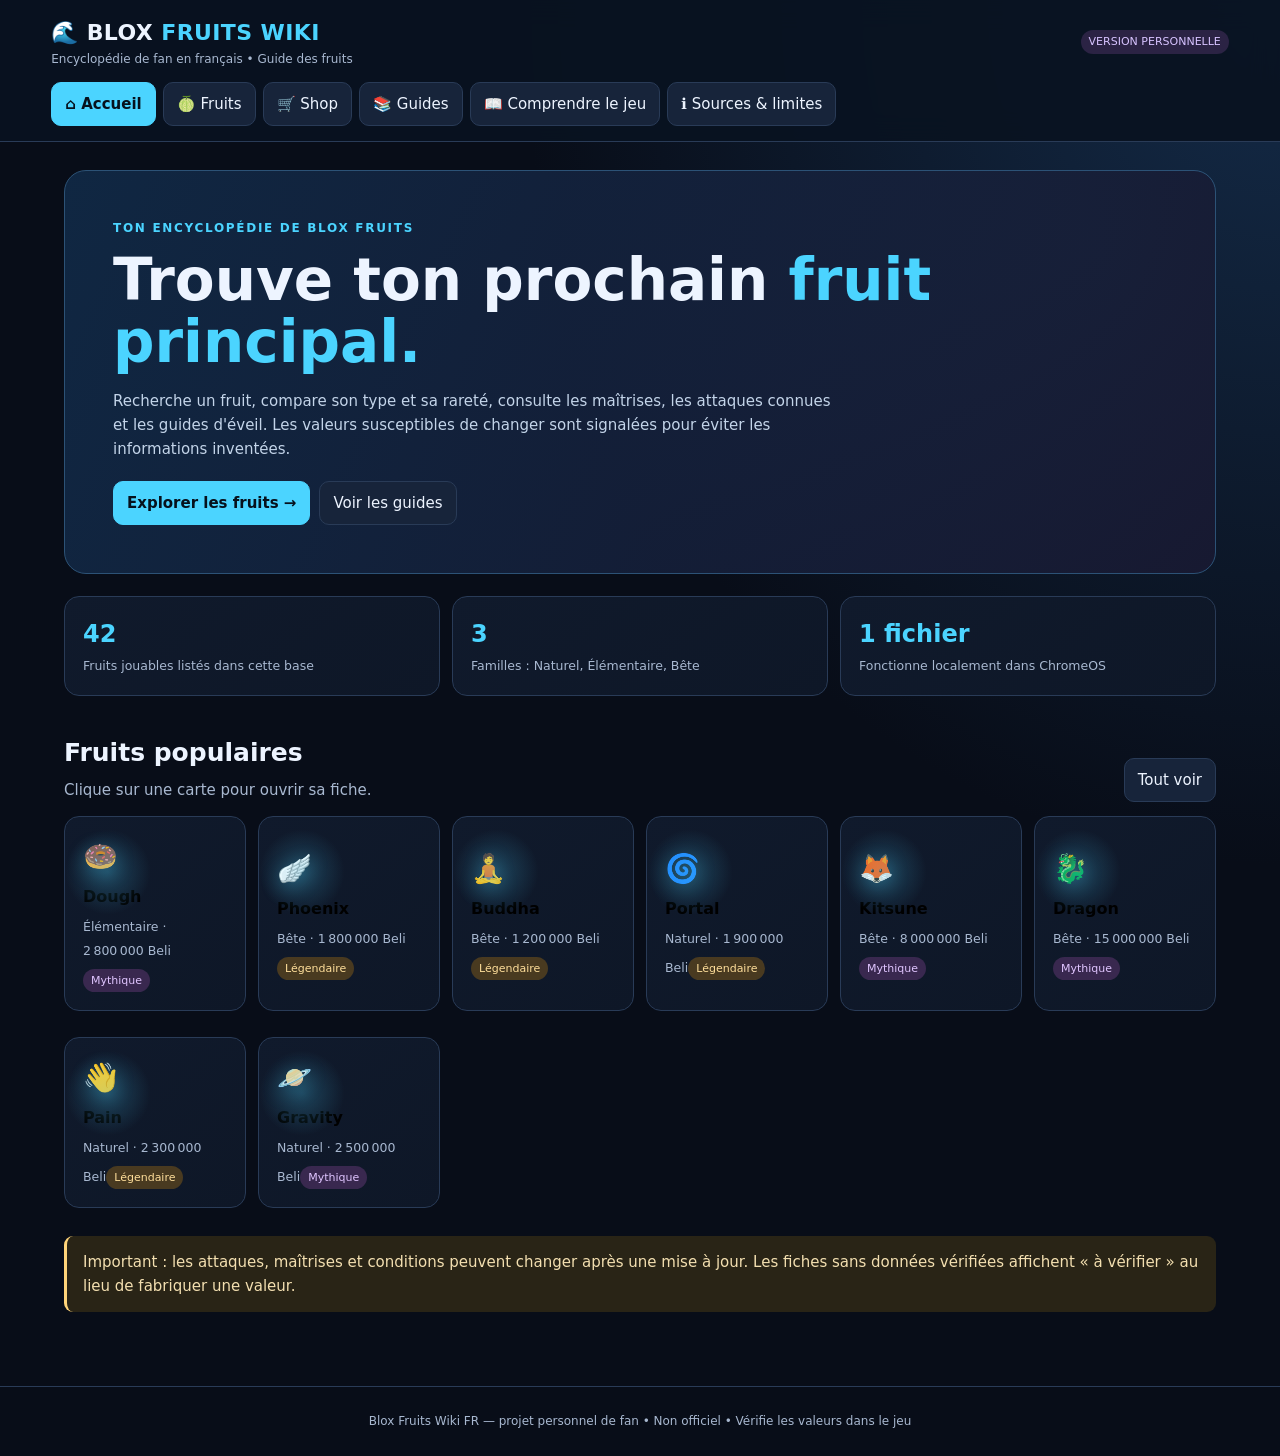
<file: index.html>
<!doctype html>
<html lang="fr">
<head>
<meta charset="utf-8">
<meta name="viewport" content="width=device-width,initial-scale=1">
<title>Blox Fruits Wiki FR — Encyclopédie</title>
<link rel="stylesheet" href="style.css">
</head>
<body>
<header class="top">
 <div class="topline"><div><div class="logo">🌊 BLOX <span>FRUITS WIKI</span></div><div class="sub">Encyclopédie de fan en français • Guide des fruits</div></div><span class="pill">VERSION PERSONNELLE</span></div>
 <nav>
  <button class="tab active" data-view="home">⌂ Accueil</button>
  <button class="tab" data-view="catalog">🍈 Fruits</button>
  <button class="tab" data-view="guides">📚 Guides</button>
  <button class="tab" data-view="glossary">📖 Comprendre le jeu</button>
  <button class="tab" data-view="about">ℹ️ Sources & limites</button>
 </nav>
</header>
<main>
<section class="view active" id="home">
 <div class="hero"><div class="eyebrow">TON ENCYCLOPÉDIE DE BLOX FRUITS</div><h1>Trouve ton prochain <span>fruit principal.</span></h1><p>Recherche un fruit, compare son type et sa rareté, consulte les maîtrises, les attaques connues et les guides d'éveil. Les valeurs susceptibles de changer sont signalées pour éviter les informations inventées.</p><div class="actions"><button class="btn primary" onclick="showView('catalog')">Explorer les fruits →</button><button class="btn" onclick="showView('guides')">Voir les guides</button></div></div>
 <div class="stats"><div class="stat"><strong id="activeCount">42</strong><small>Fruits jouables listés dans cette base</small></div><div class="stat"><strong>3</strong><small>Familles : Naturel, Élémentaire, Bête</small></div><div class="stat"><strong>1 fichier</strong><small>Fonctionne localement dans ChromeOS</small></div></div>
 <div class="section-head"><div><h2>Fruits populaires</h2><div class="muted">Clique sur une carte pour ouvrir sa fiche.</div></div><button class="btn" onclick="showView('catalog')">Tout voir</button></div><div class="grid" id="featured"></div>
 <div class="notice">Important : les attaques, maîtrises et conditions peuvent changer après une mise à jour. Les fiches sans données vérifiées affichent « à vérifier » au lieu de fabriquer une valeur.</div>
</section>
<section class="view" id="catalog">
 <div class="section-head"><div><h1>Catalogue des fruits</h1><p class="muted">Filtre par nom, rareté ou type.</p></div></div>
 <div class="toolbar"><input class="field" id="search" placeholder="🔎 Chercher Dough, Phoenix, Dragon…"><select class="field" id="sort"><option value="name">Trier : nom A–Z</option><option value="priceDesc">Prix : plus cher</option><option value="priceAsc">Prix : moins cher</option></select></div>
 <div class="chips" id="rarityChips"></div><div class="chips" id="typeChips"></div><div class="muted" id="resultCount"></div><div class="grid" id="fruitGrid"></div>
 <div class="section-head"><div><h2>Fruits retirés / anciens noms</h2><p class="muted">Conservés à part pour éviter de les confondre avec le catalogue actuel.</p></div></div><div class="grid" id="legacyGrid"></div>
</section>
<section class="view" id="detail"><button class="btn" onclick="showView('catalog')">← Retour au catalogue</button><div id="detailContent"></div></section>
<section class="view" id="guides">
 <div class="hero"><div class="eyebrow">PROGRESSION</div><h1>Guides de <span>fruits & éveils</span></h1><p>Les éveils ne sont pas disponibles pour tous les fruits. Les guides sont séparés des simples niveaux de maîtrise.</p></div>
 <div class="guidegrid" id="guideGrid"></div><div id="guideDetail" class="box hidden"></div>
</section>
<section class="view" id="glossary">
 <h1>📖 Comprendre les fiches</h1>
 <div class="two">
  <div class="box"><h3>Mastery / Maîtrise</h3><p class="muted">La maîtrise progresse en utilisant le fruit et en battant des ennemis. Elle débloque les attaques à des seuils propres à chaque fruit. Le niveau requis doit être vérifié sur la fiche actuelle.</p></div>
  <div class="box"><h3>Éveil / V2</h3><p class="muted">Certains fruits peuvent être éveillés via des raids. L'éveil améliore des capacités en échange de fragments. Tous les fruits n'ont pas d'éveil classique.</p></div>
  <div class="box"><h3>Type</h3><p class="muted"><b>Naturel :</b> capacités variées. <b>Élémentaire :</b> pouvoirs élémentaires et passifs spécifiques. <b>Bête :</b> transformations ou formes animales.</p></div>
  <div class="box"><h3>Prix</h3><p class="muted">Le prix Beli et le prix Robux sont différents. Les valeurs de trading entre joueurs ne sont pas le prix du Dealer et peuvent changer.</p></div>
 </div>
</section>
<section class="view" id="about">
 <h1>ℹ️ Sources & limites</h1>
 <div class="box"><p>Cette page est un projet de fan, non affilié à Roblox ou aux créateurs de Blox Fruits. Le code fonctionne sans serveur et n'envoie aucune donnée.</p><p>La base ci-dessous reprend une liste communautaire des fruits, types, raretés et prix de référence. Les attaques et conditions exactes sont renseignées lorsqu'elles sont disponibles dans cette version ; les autres champs sont explicitement signalés.</p><p class="links">Références à consulter pour vérifier les changements :</p><ul class="links"><li><a href="https://bffr.fr/wiki/fruits" target="_blank" rel="noopener">Wiki Blox Fruits FR — catalogue des fruits</a></li><li><a href="https://bffr.fr/wiki/" target="_blank" rel="noopener">Wiki communautaire Blox Fruits FR</a></li><li><a href="https://blox-fruits.fandom.com/wiki/Blox_Fruits_Wiki" target="_blank" rel="noopener">Wiki communautaire anglophone</a></li></ul><div class="notice">Les prix et raretés sont des données de référence, pas une garantie de stock actuel. Les données de combat doivent être revérifiées après les mises à jour.</div></div>
</section>
</main>
<footer class="footer">Blox Fruits Wiki FR — projet personnel de fan • Non officiel • Vérifie les valeurs dans le jeu</footer>
<script defer src="data.js"></script>
<script defer src="app.js"></script>
<script defer src="shop.js"></script>
</body>
</html>
</file>
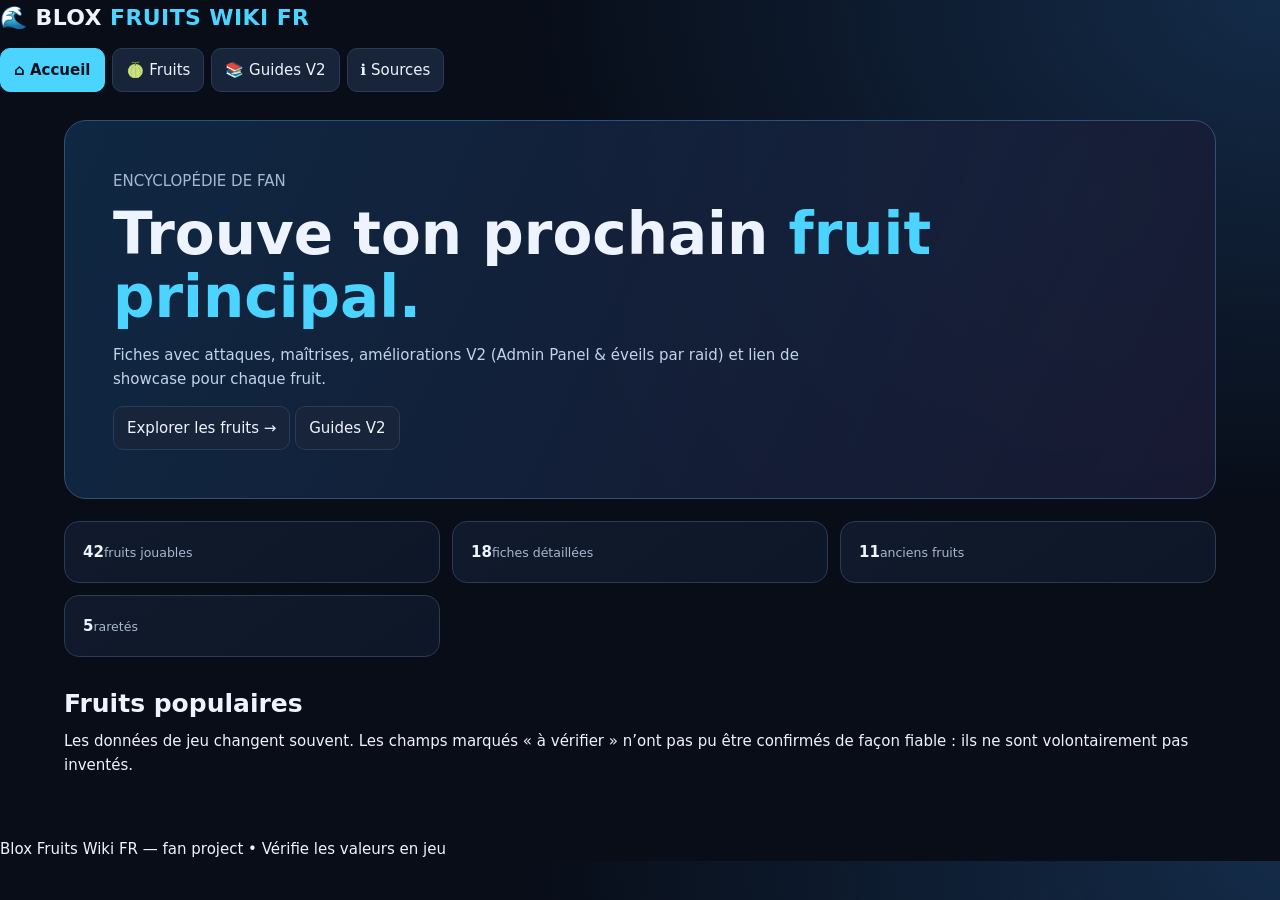
<file: blox-fruits-index.html>
<!doctype html>
<html lang="fr"><head><meta charset="utf-8"><meta name="viewport" content="width=device-width,initial-scale=1"><title>Blox Fruits Wiki FR</title>
<link rel="stylesheet" href="style.css">
</head><body>
<header><div class="logo">🌊 BLOX <span>FRUITS WIKI FR</span></div><nav>
<button class="tab active" data-v="home">⌂ Accueil</button><button class="tab" data-v="catalog">🍈 Fruits</button><button class="tab" data-v="guides">📚 Guides V2</button><button class="tab" data-v="about">ℹ️ Sources</button></nav></header>
<main>
<section class="view active" id="home"><div class="hero"><div class="muted">ENCYCLOPÉDIE DE FAN</div><h1>Trouve ton prochain <span>fruit principal.</span></h1><p class="muted">Fiches avec attaques, maîtrises, améliorations V2 (Admin Panel &amp; éveils par raid) et lien de showcase pour chaque fruit.</p><button class="btn pri" onclick="show('catalog')">Explorer les fruits →</button> <button class="btn" onclick="show('guides')">Guides V2</button></div>
<div class="stats"><div class="stat"><b>42</b><small>fruits jouables</small></div><div class="stat"><b>18</b><small>fiches détaillées</small></div><div class="stat"><b>11</b><small>anciens fruits</small></div><div class="stat"><b>5</b><small>raretés</small></div></div><h2>Fruits populaires</h2><div class="grid" id="feat"></div><div class="note">Les données de jeu changent souvent. Les champs marqués « à vérifier » n’ont pas pu être confirmés de façon fiable : ils ne sont volontairement pas inventés.</div></section>
<section class="view" id="catalog"><h1>Catalogue</h1><div class="bar"><input class="f" id="q" placeholder="🔎 Dough, Phoenix, Pain…"><select class="f" id="s"><option value="n">Nom A–Z</option><option value="d">Prix ↓</option><option value="a">Prix ↑</option></select></div><div class="chips" id="cr"></div><div class="chips" id="ct"></div><div class="muted" id="rc"></div><div class="grid" id="fg"></div>
<h2>Anciens fruits / alias</h2><div class="grid" id="lg"></div></section>
<section class="view" id="detail"><button class="btn" onclick="show('catalog')">← Catalogue</button><div id="dc"></div></section>
<section class="view" id="guides"><div class="hero"><h1>Guides <span>V2 &amp; améliorations</span></h1><p class="muted">Deux systèmes : l’<b>éveil par raid</b> (Dough, Phoenix…) et l’<b>Admin Panel</b> du Mysterious Scientist (Pain, Gravity, Eagle…).</p></div><div class="grid" id="gg"></div><div id="gd" class="box hidden"></div></section>
<section class="view" id="about"><h1>Sources &amp; limites</h1><div class="box"><p>Projet de fan non officiel. Aucune donnée n’est envoyée.</p><p><b>Showcases :</b> chaque lien ouvre une recherche YouTube « Blox Fruits &lt;fruit&gt; showcase » (je n’ai pas pu vérifier des vidéos précises, donc pas de lien inventé ; remplace-les dans <code>SHOW</code> si tu as tes favoris).</p><p><b>Données :</b> noms d’attaques, maîtrises, recharges, coûts et prix viennent surtout du <a href="https://bffr.fr/wiki/fruits/" target="_blank" rel="noopener">wiki BFFR</a> (textes reformulés). Là où rien n’est confirmé, c’est écrit « à vérifier ».</p><ul><li><a href="https://bffr.fr/wiki/fruits" target="_blank" rel="noopener">Wiki Blox Fruits FR</a></li><li><a href="https://blox-fruits.fandom.com/wiki/Blox_Fruits_Wiki" target="_blank" rel="noopener">Wiki anglophone</a></li><li><a href="https://www.sportskeeda.com/roblox-news/how-awaken-gravity-fruit-blox-fruits" target="_blank" rel="noopener">Sportskeeda — Gravity</a></li><li><a href="https://techwiser.com/blox-fruits-how-to-awaken-pain-fruit-guide/" target="_blank" rel="noopener">TechWiser — Pain</a></li></ul></div></section>
</main><footer>Blox Fruits Wiki FR — fan project • Vérifie les valeurs en jeu</footer>
<script src="data.js"></script>
<script src="app.js"></script>
</body></html>
</file>
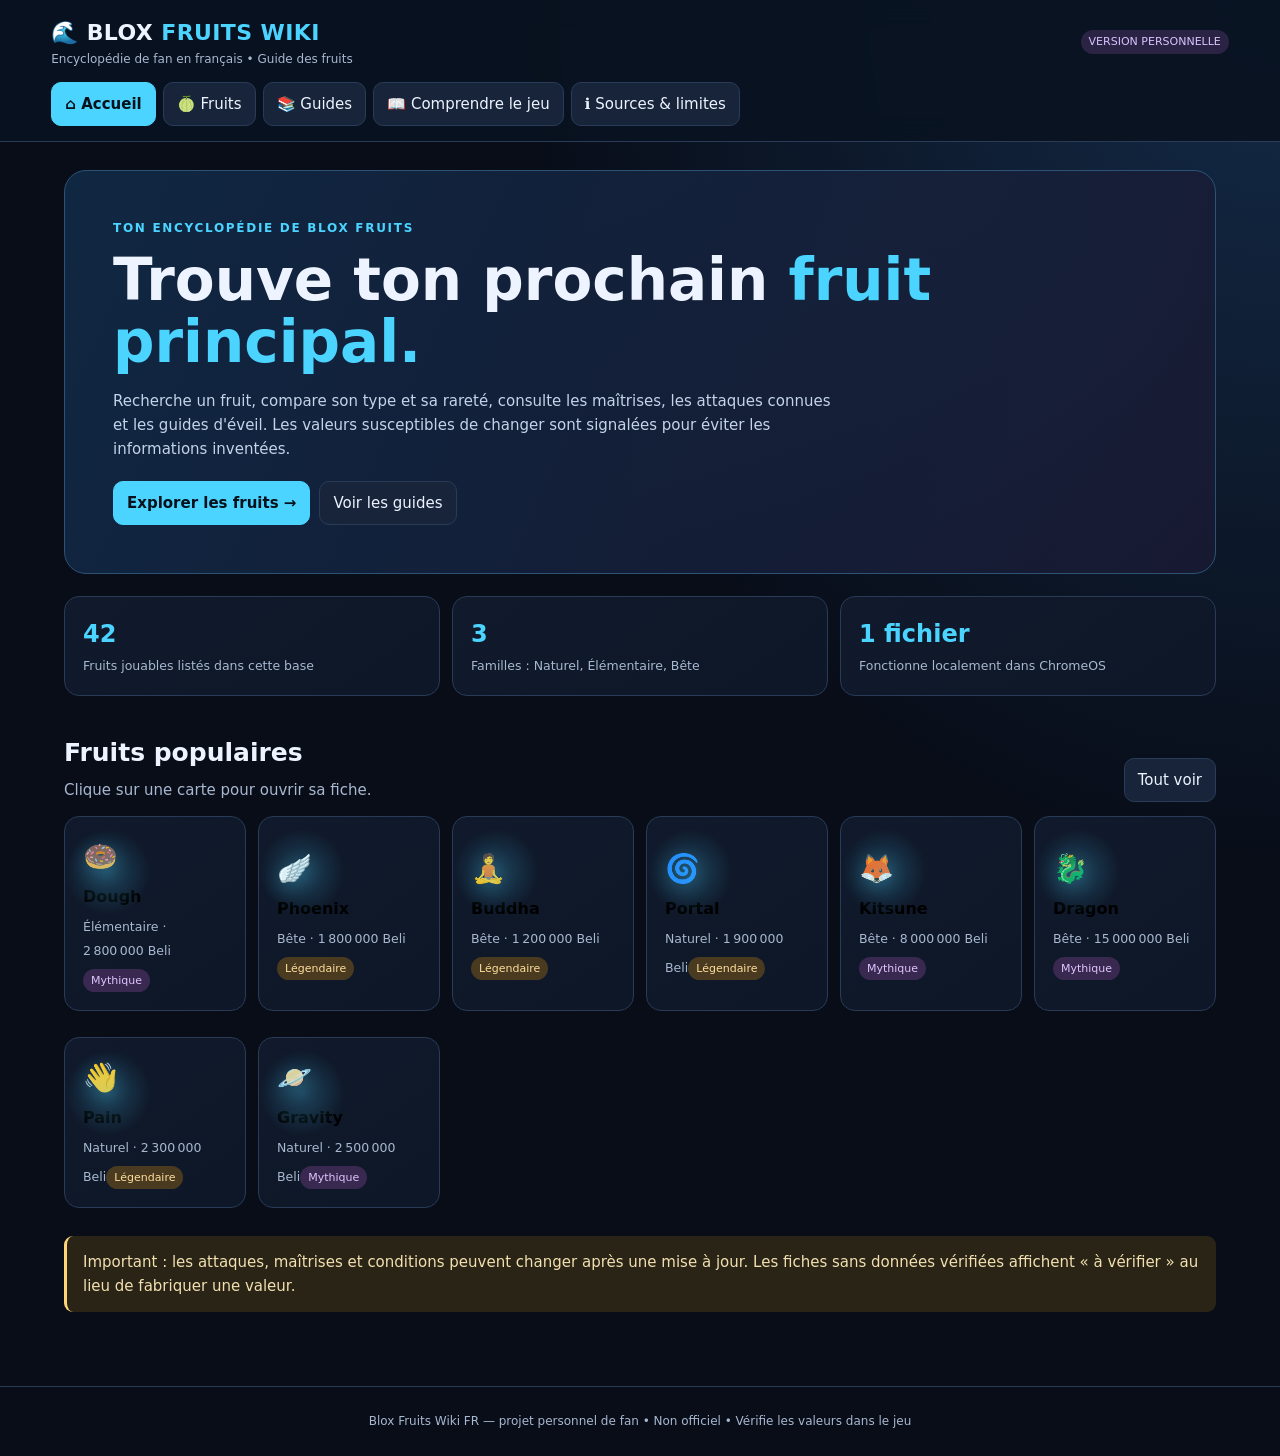
<file: index (4).html>
<!doctype html>
<html lang="fr">
<head>
<meta charset="utf-8">
<meta name="viewport" content="width=device-width,initial-scale=1">
<title>Blox Fruits Wiki FR — Encyclopédie</title>
<link rel="stylesheet" href="style.css">
</head>
<body>
<header class="top">
 <div class="topline"><div><div class="logo">🌊 BLOX <span>FRUITS WIKI</span></div><div class="sub">Encyclopédie de fan en français • Guide des fruits</div></div><span class="pill">VERSION PERSONNELLE</span></div>
 <nav>
  <button class="tab active" data-view="home">⌂ Accueil</button>
  <button class="tab" data-view="catalog">🍈 Fruits</button>
  <button class="tab" data-view="guides">📚 Guides</button>
  <button class="tab" data-view="glossary">📖 Comprendre le jeu</button>
  <button class="tab" data-view="about">ℹ️ Sources & limites</button>
 </nav>
</header>
<main>
<section class="view active" id="home">
 <div class="hero"><div class="eyebrow">TON ENCYCLOPÉDIE DE BLOX FRUITS</div><h1>Trouve ton prochain <span>fruit principal.</span></h1><p>Recherche un fruit, compare son type et sa rareté, consulte les maîtrises, les attaques connues et les guides d'éveil. Les valeurs susceptibles de changer sont signalées pour éviter les informations inventées.</p><div class="actions"><button class="btn primary" onclick="showView('catalog')">Explorer les fruits →</button><button class="btn" onclick="showView('guides')">Voir les guides</button></div></div>
 <div class="stats"><div class="stat"><strong id="activeCount">42</strong><small>Fruits jouables listés dans cette base</small></div><div class="stat"><strong>3</strong><small>Familles : Naturel, Élémentaire, Bête</small></div><div class="stat"><strong>1 fichier</strong><small>Fonctionne localement dans ChromeOS</small></div></div>
 <div class="section-head"><div><h2>Fruits populaires</h2><div class="muted">Clique sur une carte pour ouvrir sa fiche.</div></div><button class="btn" onclick="showView('catalog')">Tout voir</button></div><div class="grid" id="featured"></div>
 <div class="notice">Important : les attaques, maîtrises et conditions peuvent changer après une mise à jour. Les fiches sans données vérifiées affichent « à vérifier » au lieu de fabriquer une valeur.</div>
</section>
<section class="view" id="catalog">
 <div class="section-head"><div><h1>Catalogue des fruits</h1><p class="muted">Filtre par nom, rareté ou type.</p></div></div>
 <div class="toolbar"><input class="field" id="search" placeholder="🔎 Chercher Dough, Phoenix, Dragon…"><select class="field" id="sort"><option value="name">Trier : nom A–Z</option><option value="priceDesc">Prix : plus cher</option><option value="priceAsc">Prix : moins cher</option></select></div>
 <div class="chips" id="rarityChips"></div><div class="chips" id="typeChips"></div><div class="muted" id="resultCount"></div><div class="grid" id="fruitGrid"></div>
 <div class="section-head"><div><h2>Fruits retirés / anciens noms</h2><p class="muted">Conservés à part pour éviter de les confondre avec le catalogue actuel.</p></div></div><div class="grid" id="legacyGrid"></div>
</section>
<section class="view" id="detail"><button class="btn" onclick="showView('catalog')">← Retour au catalogue</button><div id="detailContent"></div></section>
<section class="view" id="guides">
 <div class="hero"><div class="eyebrow">PROGRESSION</div><h1>Guides de <span>fruits & éveils</span></h1><p>Les éveils ne sont pas disponibles pour tous les fruits. Les guides sont séparés des simples niveaux de maîtrise.</p></div>
 <div class="guidegrid" id="guideGrid"></div><div id="guideDetail" class="box hidden"></div>
</section>
<section class="view" id="glossary">
 <h1>📖 Comprendre les fiches</h1>
 <div class="two">
  <div class="box"><h3>Mastery / Maîtrise</h3><p class="muted">La maîtrise progresse en utilisant le fruit et en battant des ennemis. Elle débloque les attaques à des seuils propres à chaque fruit. Le niveau requis doit être vérifié sur la fiche actuelle.</p></div>
  <div class="box"><h3>Éveil / V2</h3><p class="muted">Certains fruits peuvent être éveillés via des raids. L'éveil améliore des capacités en échange de fragments. Tous les fruits n'ont pas d'éveil classique.</p></div>
  <div class="box"><h3>Type</h3><p class="muted"><b>Naturel :</b> capacités variées. <b>Élémentaire :</b> pouvoirs élémentaires et passifs spécifiques. <b>Bête :</b> transformations ou formes animales.</p></div>
  <div class="box"><h3>Prix</h3><p class="muted">Le prix Beli et le prix Robux sont différents. Les valeurs de trading entre joueurs ne sont pas le prix du Dealer et peuvent changer.</p></div>
 </div>
</section>
<section class="view" id="about">
 <h1>ℹ️ Sources & limites</h1>
 <div class="box"><p>Cette page est un projet de fan, non affilié à Roblox ou aux créateurs de Blox Fruits. Le code fonctionne sans serveur et n'envoie aucune donnée.</p><p>La base ci-dessous reprend une liste communautaire des fruits, types, raretés et prix de référence. Les attaques et conditions exactes sont renseignées lorsqu'elles sont disponibles dans cette version ; les autres champs sont explicitement signalés.</p><p class="links">Références à consulter pour vérifier les changements :</p><ul class="links"><li><a href="https://bffr.fr/wiki/fruits" target="_blank" rel="noopener">Wiki Blox Fruits FR — catalogue des fruits</a></li><li><a href="https://bffr.fr/wiki/" target="_blank" rel="noopener">Wiki communautaire Blox Fruits FR</a></li><li><a href="https://blox-fruits.fandom.com/wiki/Blox_Fruits_Wiki" target="_blank" rel="noopener">Wiki communautaire anglophone</a></li></ul><div class="notice">Les prix et raretés sont des données de référence, pas une garantie de stock actuel. Les données de combat doivent être revérifiées après les mises à jour.</div></div>
</section>
</main>
<footer class="footer">Blox Fruits Wiki FR — projet personnel de fan • Non officiel • Vérifie les valeurs dans le jeu</footer>
<script>
const raw = [
["Rocket","Commun","Naturel","🚀",5000,50],["Spin","Commun","Naturel","🌀",7500,75],["Blade","Commun","Naturel","🗡️",30000,100],["Spring","Commun","Naturel","🌱",60000,180],["Bomb","Commun","Naturel","💣",80000,220],["Smoke","Commun","Élémentaire","💨",100000,250],["Spike","Commun","Naturel","📌",180000,380],
["Flame","Peu commun","Élémentaire","🔥",250000,550],["Ice","Peu commun","Élémentaire","🧊",350000,750],["Sand","Peu commun","Élémentaire","🏜️",420000,850],["Dark","Peu commun","Élémentaire","🌑",500000,950],["Eagle","Peu commun","Bête","🦅",550000,975],["Diamond","Peu commun","Naturel","💎",600000,1000],
["Light","Rare","Élémentaire","✨",650000,1100],["Rubber","Rare","Naturel","🟠",750000,1200],["Ghost","Rare","Naturel","👻",940000,1275],["Magma","Rare","Élémentaire","🌋",960000,1300],
["Quake","Légendaire","Naturel","🌐",1000000,1500],["Buddha","Légendaire","Bête","🧘",1200000,1650],["Love","Légendaire","Naturel","💗",1300000,1700],["Creation","Légendaire","Naturel","🧱",1400000,1750],["Spider","Légendaire","Naturel","🕸️",1500000,1800],["Sound","Légendaire","Naturel","🎵",1700000,1900],["Phoenix","Légendaire","Bête","🪽",1800000,2000],["Portal","Légendaire","Naturel","🌀",1900000,2000],["Lightning","Légendaire","Élémentaire","⚡",2100000,2100],["Pain","Légendaire","Naturel","👋",2300000,2200],["Blizzard","Légendaire","Élémentaire","🌨️",2400000,2250],
["Gravity","Mythique","Naturel","🪐",2500000,2300],["Mammoth","Mythique","Bête","🦣",2700000,2350],["T-Rex","Mythique","Bête","🦖",2700000,2350],["Dough","Mythique","Élémentaire","🍩",2800000,2400],["Shadow","Mythique","Naturel","🌘",2900000,2425],["Venom","Mythique","Naturel","🐍",3000000,2450],["Gas","Mythique","Élémentaire","☁️",3200000,2500],["Spirit","Mythique","Naturel","👼",3400000,2550],["Tiger","Mythique","Bête","🐅",5000000,3000],["Yeti","Mythique","Bête","❄️",5000000,3000],["Kitsune","Mythique","Bête","🦊",8000000,4000],["Control","Mythique","Naturel","🔮",9000000,4000],["Dragon","Mythique","Bête","🐉",15000000,5000],
["Magnet","Mythique","Naturel","🧲",6000000,3500]
];
const fruits=raw.map(([name,rarity,type,emoji,beli,robux])=>({name,rarity,type,emoji,beli,robux}));
const legacy=[
{name:"Leopard",rarity:"Mythique",type:"Bête",emoji:"🐆",beli:5000000,robux:null,note:"Fiche héritée / disponibilité à vérifier."},
{name:"Dragon (Classic)",rarity:"Mythique",type:"Bête",emoji:"🐲",beli:3500000,robux:null,note:"Ancienne version du fruit Dragon."},
{name:"Soul",rarity:"Mythique",type:"Naturel",emoji:"💀",beli:3400000,robux:null,note:"Ancien nom associé à Spirit."},
{name:"Door",rarity:"Rare",type:"Naturel",emoji:"🚪",beli:950000,robux:null,note:"Fruit retiré / ancien."},
{name:"Barrier",rarity:"Rare",type:"Naturel",emoji:"🛡️",beli:800000,robux:null,note:"Fruit retiré / ancien."},
{name:"Revive",rarity:"Peu commun",type:"Naturel",emoji:"👻",beli:550000,robux:null,note:"Ancien nom associé à Ghost."},
{name:"Falcon",rarity:"Peu commun",type:"Bête",emoji:"🦅",beli:300000,robux:null,note:"Ancien nom associé à Eagle."},
{name:"Chop",rarity:"Commun",type:"Naturel",emoji:"✂️",beli:30000,robux:null,note:"Ancien nom associé à Blade."},
{name:"Kilo",rarity:"Commun",type:"Naturel",emoji:"⚖️",beli:5000,robux:null,note:"Fruit retiré."},
{name:"Meme",rarity:"Mythique",type:"Naturel",emoji:"🗿",beli:null,robux:null,note:"Non standard / disponibilité à vérifier."},
{name:"Meme (Admin)",rarity:"Admin",type:"Spécial",emoji:"🧪",beli:null,robux:null,note:"Non disponible normalement aux joueurs."},
{name:"Rogue",rarity:"Spécial",type:"Spécial",emoji:"❔",beli:null,robux:null,note:"Hors boutique / disponibilité à vérifier."}
];
// Détails précis inclus ici seulement quand cette base a une référence claire.
// Pour les autres fruits, les touches et Mastery ne sont pas inventées.
const detail={
"Dough":{intro:"Fruit axé sur les attaques de pâte, les prises et les combos. Il possède un éveil via un raid spécial.",awaken:"Oui — éveil spécial",moves:[
["Z","Fried Dough","À vérifier","Projectile de pâte ; vérifie le seuil exact de maîtrise dans la version actuelle."],
["X","Sticky Dough","À vérifier","Attaque de pâte qui immobilise ou attrape l'adversaire selon le mouvement."],
["C","Caractéristiques à vérifier","À vérifier","Nom, effet et seuil à confirmer dans le jeu."],
["V","Caractéristiques à vérifier","À vérifier","Nom, effet et seuil à confirmer dans le jeu."],
["F","Scorching Donut","À vérifier","Capacité de déplacement liée à la pâte."]
],guide:["Prépare le Sweet Chalice : les éléments nécessaires comprennent le God's Chalice et 10 Conjured Cocoa, à échanger auprès du Sweet Crafter.","Les étapes liées à Cake Land et Drip Mama servent à déclencher le combat du Dough King ; vérifie les prérequis exacts dans le jeu.","Vaincre le Dough King est lié à l'accès à la progression du raid Dough.","Termine les raids et dépense les fragments pour éveiller les capacités une par une."],cost:"Éveil complet : 18 500 fragments (valeur de référence à revérifier).",note:"L'invocation du Dough King et l'accès au raid d'éveil sont des étapes liées mais distinctes."},
"Phoenix":{intro:"Fruit Bête centré sur la transformation, le vol et le soutien par les flammes de régénération.",awaken:"Oui — raid Phoenix spécial",moves:[
["Z","Cannon","À vérifier","Attaque de base à distance."],["X","Regeneration Flames","À vérifier","Flammes de régénération et soutien."],["C","Swift Flight","À vérifier","Déplacement aérien."],["V","Transformation","À vérifier","Transformation Phoenix selon la version."],["F","Flight","À vérifier","Capacité de vol."]
],guide:["Atteins 400 de maîtrise sur Phoenix pour pouvoir acheter ton propre jeton de raid auprès du Sick Scientist à Sea of Treats.","Le jeton coûte 1 000 fragments ou peut être acheté avec un fruit physique remplissant le seuil de valeur demandé.","Tu peux aussi rejoindre le raid Phoenix organisé par un autre joueur : les 400 de maîtrise sont nécessaires pour acheter ton propre jeton, pas pour rejoindre un raid lancé par quelqu'un d'autre.","Termine le raid et dépense les fragments pour débloquer les mouvements éveillés."],cost:"Éveil complet : 18 500 fragments. Référence : Z 500, F 2 000, X 3 000, C 4 000, M1 4 000, V 5 000 fragments.",note:"Le seuil de 400 de maîtrise concerne l'achat du jeton personnel."},
"Pain":{intro:"Fruit Naturel de combat axé sur les impacts et les attaques de portée.",awaken:"Pas d'éveil V2 classique indiqué dans cette fiche.",moves:[
["M1","Attaque normale","À vérifier","Nom et valeurs à vérifier en jeu."],["Z","Fury Jab","À vérifier","Attaque de combat ; détails exacts à vérifier."],["X","Rage Release","À vérifier","Détails à confirmer."],["C","Agony Nuke","À vérifier","Détails à confirmer."],["V","Torment Warp","À vérifier","Détails à confirmer."],["F","Capacité de mobilité","À vérifier","Détails à confirmer."]
],guide:["Pain ne suit pas simplement le système d'éveil V2 classique.","Des guides communautaires décrivent des objectifs d'amélioration dédiés via l'Admin Panel.","Les objectifs rapportés impliquent différents seuils de maîtrise et défis spécifiques ; consulte l'interface en jeu avant de te lancer."],cost:"Coûts et conditions à confirmer dans la version actuelle.",note:"Ne confonds pas les améliorations spécifiques et l'éveil standard par raid."},
"Gravity":{intro:"Fruit Naturel utilisant la gravité et des attaques de zone inspirées des météores.",awaken:"Pas d'éveil V2 classique indiqué dans cette fiche.",moves:[
["M1","Attaque normale","À vérifier","Détails exacts à vérifier."],["Z","Singularity","À vérifier","Attaque associée à la gravité."],["X","Orbital Chain","À vérifier","Détails exacts à vérifier."],["C","Gravitational Prison","À vérifier","Contrôle de zone ; détails exacts à vérifier."],["V","Asteroid Crash","À vérifier","Attaque de type météore."],["F","Shooting Star","À vérifier","Détails exacts à vérifier."]
],guide:["Gravity ne suit pas le système d'éveil V2 standard dans cette fiche.","Des sources communautaires mentionnent des objectifs d'amélioration dédiés ; vérifie leur présence et leurs conditions dans la version actuelle.","Ne dépense pas de ressources avant d'avoir confirmé les conditions affichées dans le jeu."],cost:"Coût et objectifs à confirmer.",note:"Les informations sur les améliorations de Gravity sont sujettes à vérification."}
};
function showView(id){document.querySelectorAll('.view').forEach(v=>v.classList.toggle('active',v.id===id));document.querySelectorAll('.tab').forEach(b=>b.classList.toggle('active',b.dataset.view===id));window.scrollTo({top:0,behavior:'smooth'});}
document.querySelectorAll('.tab').forEach(b=>b.addEventListener('click',()=>showView(b.dataset.view)));
function fmt(n){return n==null?'À vérifier':n.toLocaleString('fr-FR');}
function card(f,old=false){return `<button class="box fruit" onclick="${old?`openLegacy('${f.name}')`:`openFruit('${f.name}')`}"><span class="emoji">${f.emoji}</span><strong>${f.name}</strong><small>${f.type} · ${f.beli==null?'Prix à vérifier':fmt(f.beli)+' Beli'}</small><span class="rarity ${f.rarity==='Mythique'?'mythic':f.rarity==='Légendaire'?'legendary':f.rarity==='Rare'?'rare':''}">${f.rarity}</span></button>`}
let selectedR='Tous',selectedT='Tous';
function chips(el,values,selected,callback){document.getElementById(el).innerHTML=values.map(v=>`<button class="chip ${v===selected?'active':''}" data-v="${v}">${v}</button>`).join('');document.getElementById(el).querySelectorAll('button').forEach(b=>b.onclick=()=>{callback(b.dataset.v);chips(el,values,el==='rarityChips'?selectedR:selectedT,callback);render();});}
function render(){let q=document.getElementById('search').value.toLowerCase(),sort=document.getElementById('sort').value;let a=fruits.filter(f=>(f.name+' '+f.type+' '+f.rarity).toLowerCase().includes(q)&&(selectedR==='Tous'||f.rarity===selectedR)&&(selectedT==='Tous'||f.type===selectedT));if(sort==='priceDesc')a.sort((x,y)=>(y.beli||0)-(x.beli||0));else if(sort==='priceAsc')a.sort((x,y)=>(x.beli||0)-(y.beli||0));else a.sort((x,y)=>x.name.localeCompare(y.name));document.getElementById('fruitGrid').innerHTML=a.map(f=>card(f)).join('');document.getElementById('resultCount').textContent=a.length+' résultat(s)';}
chips('rarityChips',['Tous','Commun','Peu commun','Rare','Légendaire','Mythique'],selectedR,v=>selectedR=v);
chips('typeChips',['Tous','Naturel','Élémentaire','Bête'],selectedT,v=>selectedT=v);
document.getElementById('search').addEventListener('input',render);document.getElementById('sort').addEventListener('change',render);render();
document.getElementById('featured').innerHTML=['Dough','Phoenix','Buddha','Portal','Kitsune','Dragon','Pain','Gravity'].map(n=>card(fruits.find(f=>f.name===n))).join('');
document.getElementById('legacyGrid').innerHTML=legacy.map(f=>card(f,true)).join('');
document.getElementById('activeCount').textContent=fruits.length;
function openFruit(name){let f=fruits.find(x=>x.name===name),d=detail[name];showView('detail');let moves=d?d.moves.map(m=>`<div class="move"><h3><span class="key">${m[0]}</span>${m[1]}</h3><div class="mastery">Maîtrise requise : ${m[2]}</div><p>${m[3]}</p></div>`).join(''):`<div class="info">Les attaques et seuils de maîtrise de ce fruit ne sont pas encore vérifiés dans cette version. Consulte la fiche communautaire liée ci-dessous avant d'ajouter des valeurs.</div>`;
let guide=d?`<h3>Guide d'éveil / progression</h3><ol class="steps">${d.guide.map(s=>`<li>${s}</li>`).join('')}</ol><div class="notice">${d.note}</div><p><b>Coût :</b> ${d.cost}</p>`:`<h3>Éveil et quêtes</h3><p class="muted">À vérifier. Tous les fruits ne possèdent pas un éveil V2 classique.</p>`;
document.getElementById('detailContent').innerHTML=`<div class="detail-hero"><div class="bigemoji">${f.emoji}</div><div><span class="rarity ${f.rarity==='Mythique'?'mythic':f.rarity==='Légendaire'?'legendary':f.rarity==='Rare'?'rare':''}">${f.rarity}</span><h1>${f.name}</h1><p class="muted">${d?d.intro:f.type+' — fruit du catalogue Blox Fruits.'}</p></div></div><div class="detail-grid"><aside><div class="box"><h2>📋 Résumé</h2><div class="facts"><div class="fact"><small>Type</small><b>${f.type}</b></div><div class="fact"><small>Rareté</small><b>${f.rarity}</b></div><div class="fact"><small>Prix Beli</small><b>${fmt(f.beli)}</b></div><div class="fact"><small>Prix Robux</small><b>${f.robux==null?'À vérifier':fmt(f.robux)}</b></div></div><p><b>Éveil :</b> ${d?d.awaken:'À vérifier'}</p><p><b>Mastery :</b> seuils propres à chaque attaque, à vérifier dans la liste ci-contre.</p><p><a href="https://bffr.fr/wiki/fruits/${f.name.toLowerCase().replaceAll(' ','-')}/" target="_blank" rel="noopener">Ouvrir la fiche communautaire ↗</a></p></div><div class="box"><h3>À vérifier avant de jouer</h3><p class="muted">Prix actuel, touches, seuils de maîtrise, coûts de fragments et conditions après la dernière mise à jour.</p></div></aside><div><div class="box"><h2>⚔️ Attaques & maîtrise</h2>${moves}</div><div class="box">${guide}</div></div></div>`;}
function openLegacy(name){let f=legacy.find(x=>x.name===name);showView('detail');document.getElementById('detailContent').innerHTML=`<div class="detail-hero"><div class="bigemoji">${f.emoji}</div><div><h1>${f.name}</h1><p>${f.note}</p></div></div><div class="box"><p><b>Statut :</b> ancien fruit, alias ou disponibilité spéciale à confirmer.</p><p><b>Prix historique :</b> ${fmt(f.beli)} Beli.</p><p>Cette fiche est séparée des fruits jouables actuels pour ne pas induire en erreur.</p><a href="https://bffr.fr/wiki/fruits" target="_blank" rel="noopener">Comparer au catalogue communautaire ↗</a></div>`;}
const guideData=[
["Dough","🍩","Sweet Chalice, Dough King et raid Dough",["Les guides communautaires associent le Sweet Chalice au God's Chalice et à 10 Conjured Cocoa via le Sweet Crafter.","Les étapes de Cake Land et Drip Mama concernent l'invocation du Dough King.","Le combat du Dough King est lié à l'accès au raid spécial Dough.","Après avoir obtenu l'accès au raid, termine-le pour gagner des fragments et éveiller les capacités.","Vérifie les prérequis exacts et les objets demandés en jeu : ces étapes peuvent changer." ]],
["Phoenix","🪽","Maîtrise 400 et jeton de raid Phoenix",["Atteins 400 de maîtrise pour acheter ton propre jeton Phoenix au Sick Scientist à Sea of Treats.","Le jeton coûte 1 000 fragments ou peut demander un fruit physique répondant au seuil de valeur en jeu.","Tu peux rejoindre un raid hébergé par un autre joueur sans acheter ton propre jeton.","Termine le raid puis dépense les fragments pour débloquer les capacités éveillées." ]],
["Pain","👋","Fiche spéciale : vérifie les améliorations actuelles",["Pain n'a pas un éveil V2 classique répertorié ici.","Les objectifs d'amélioration cités par certaines sources communautaires peuvent changer ; vérifie l'Admin Panel et les conditions affichées en jeu.","N'ajoute pas de coûts ou de quêtes exacts sans source récente."]],
["Gravity","🪐","Fiche spéciale : vérifie les améliorations actuelles",["Gravity n'a pas un éveil V2 classique répertorié ici.","Vérifie les objectifs, seuils de maîtrise et matériaux dans la version actuelle du jeu.","Les noms de capacités et leurs effets peuvent être modifiés par les mises à jour."]],
["Éveils en général","💠","Raids, fragments et mouvements éveillés",["Tous les fruits ne peuvent pas être éveillés.","Pour un fruit éligible, l'éveil passe généralement par un raid adapté et des fragments.","Certains fruits ont une progression ou des conditions spéciales.","Avant d'utiliser tes fragments, consulte les coûts actuels et l'ordre des mouvements dans le jeu."]]
];
document.getElementById('guideGrid').innerHTML=guideData.map((g,i)=>`<button class="box guidecard" onclick="showGuide(${i})"><span class="bigemoji">${g[1]}</span><h3>${g[0]}</h3><p class="muted">${g[2]}</p></button>`).join('');
function showGuide(i){let g=guideData[i],el=document.getElementById('guideDetail');el.classList.remove('hidden');el.innerHTML=`<h2>${g[1]} ${g[0]}</h2><p class="muted">${g[2]}</p><ol class="steps">${g[3].map(s=>`<li>${s}</li>`).join('')}</ol><button class="btn" onclick="document.getElementById('guideDetail').classList.add('hidden')">Fermer</button>`;el.scrollIntoView({behavior:'smooth',block:'start'});}

// Verdict PvP / PvE et animations des fiches.
(function(){
  const ratings={Rocket:[2,3],Spin:[3,3],Blade:[4,4],Spring:[4,4],Bomb:[5,5],Smoke:[4,5],Spike:[3,4],Flame:[6,7],Ice:[8,8],Sand:[7,7],Dark:[7,7],Eagle:[6,6],Diamond:[5,6],Light:[7,9],Rubber:[7,6],Ghost:[6,7],Magma:[7,10],Quake:[8,8],Buddha:[5,10],Love:[7,7],Creation:[6,8],Spider:[8,8],Sound:[7,9],Phoenix:[7,7],Portal:[10,7],Lightning:[8,9],Pain:[8,6],Blizzard:[8,9],Gravity:[7,8],Mammoth:[7,8],'T-Rex':[8,9],Dough:[9,8],Shadow:[8,8],Venom:[8,9],Gas:[8,9],Spirit:[8,8],Tiger:[9,9],Yeti:[8,8],Kitsune:[10,9],Control:[9,8],Dragon:[10,10],Magnet:[6,7]};
  function level(n){return n>=9?'Excellent':n>=8?'Très bon':n>=7?'Bon':n>=5?'Correct':'Limité'}
  function score(label,n){return '<div class="verdict-score"><div class="verdict-score-head"><b>'+label+'</b><strong>'+n+'/10</strong></div><small>'+level(n)+'</small><div class="verdict-bar"><span style="width:'+(n*10)+'%"></span></div></div>'}
  function restore(){
    const root=document.getElementById('detailContent'); if(!root)return;
    const hero=root.querySelector('.detail-hero'); if(!hero)return;
    const title=hero.querySelector('h1'); const name=title?title.textContent.trim():'';
    if(!hero.querySelector('.detail-fx')){const fx=document.createElement('span');fx.className='detail-fx';fx.setAttribute('aria-hidden','true');hero.appendChild(fx)}
    const grid=root.querySelector('.detail-grid'); if(!grid||grid.querySelector('.verdict-panel'))return;
    const values=ratings[name]||[5,5];
    const panel=document.createElement('section');panel.className='verdict-panel';
    panel.innerHTML='<div class="verdict-title"><span class="verdict-icon">⚖️</span><div><h2>Verdict</h2><p>Évaluation du fruit sur 10</p></div></div><div class="verdict-scores">'+score('PvP',values[0])+score('PvE',values[1])+'</div><p class="verdict-disclaimer">Notes indicatives et non officielles. Elles peuvent varier selon le niveau, le build, la maîtrise et le style de jeu.</p>';
    grid.appendChild(panel);
  }
  const root=document.getElementById('detailContent');
  if(root){new MutationObserver(restore).observe(root,{childList:true,subtree:true});restore()}
})();

</script>
</body>
</html>
</file>
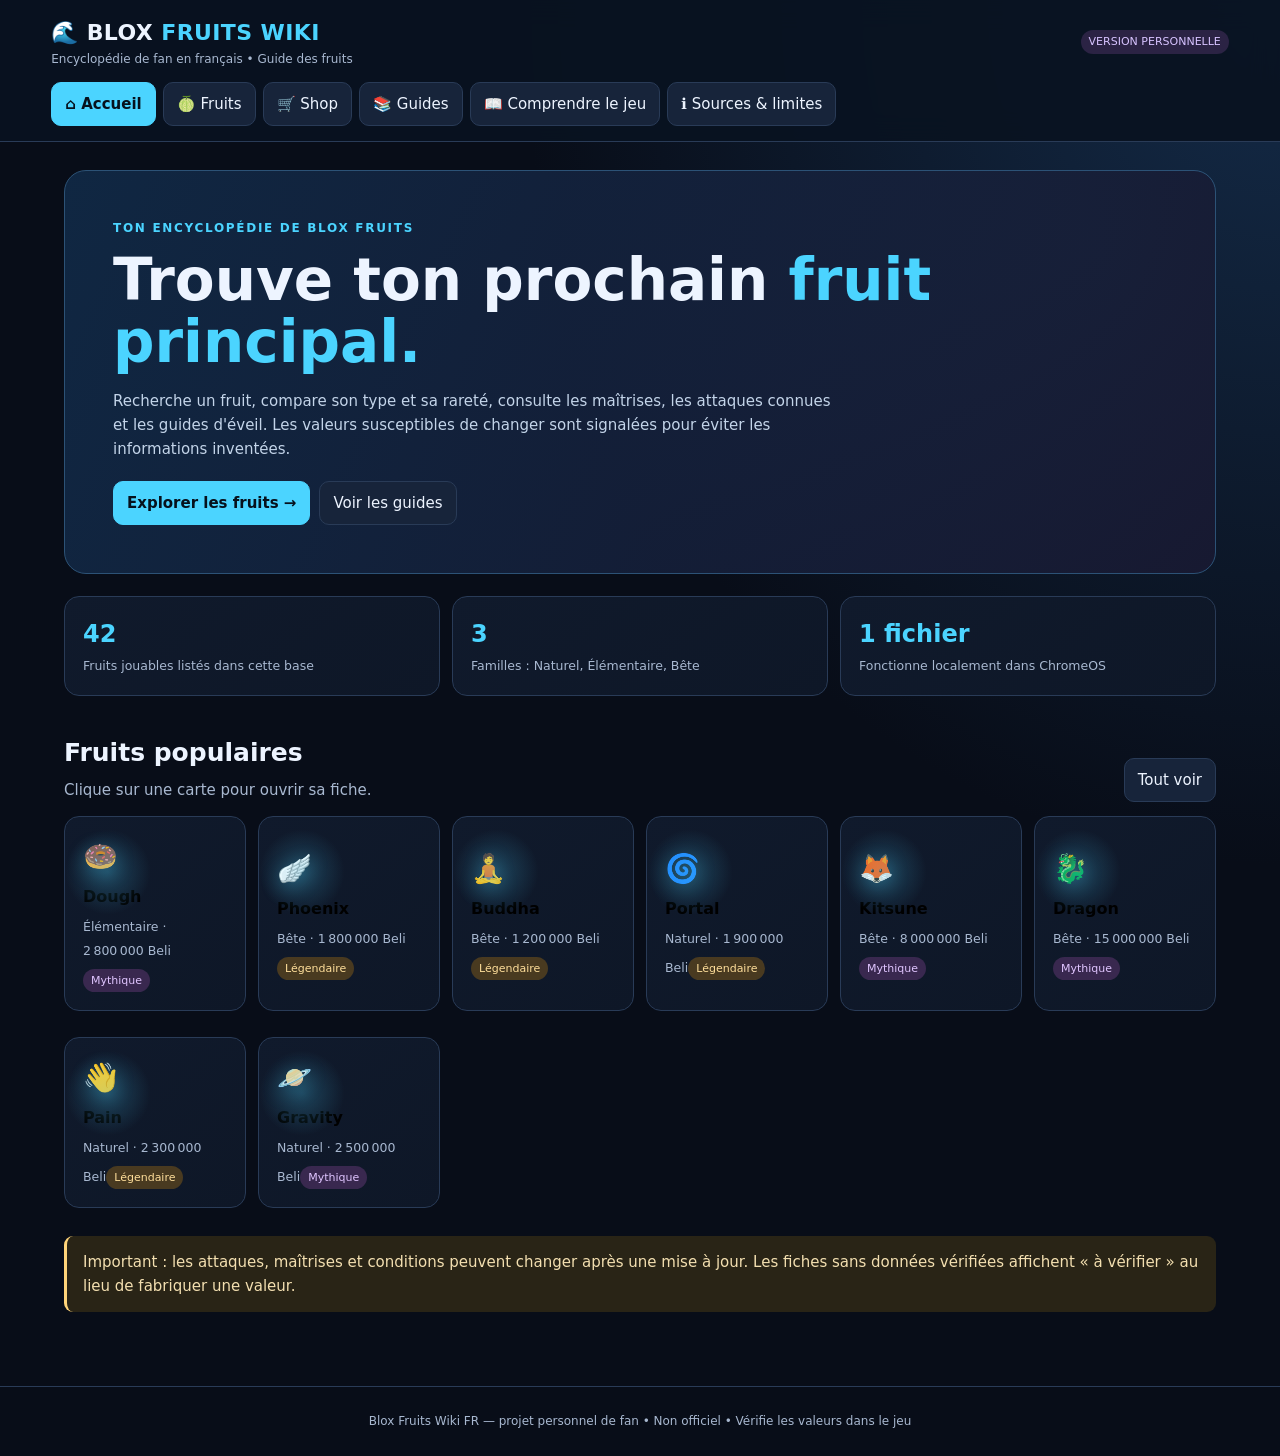
<file: index-3.html>
<!doctype html>
<html lang="fr">
<head>
<meta charset="utf-8">
<meta name="viewport" content="width=device-width,initial-scale=1">
<title>Blox Fruits Wiki FR — Encyclopédie</title>
<link rel="stylesheet" href="style.css">
</head>
<body>
<header class="top">
 <div class="topline"><div><div class="logo">🌊 BLOX <span>FRUITS WIKI</span></div><div class="sub">Encyclopédie de fan en français • Guide des fruits</div></div><span class="pill">VERSION PERSONNELLE</span></div>
 <nav>
  <button class="tab active" data-view="home">⌂ Accueil</button>
  <button class="tab" data-view="catalog">🍈 Fruits</button>
  <button class="tab" data-view="guides">📚 Guides</button>
  <button class="tab" data-view="glossary">📖 Comprendre le jeu</button>
  <button class="tab" data-view="about">ℹ️ Sources & limites</button>
 </nav>
</header>
<main>
<section class="view active" id="home">
 <div class="hero"><div class="eyebrow">TON ENCYCLOPÉDIE DE BLOX FRUITS</div><h1>Trouve ton prochain <span>fruit principal.</span></h1><p>Recherche un fruit, compare son type et sa rareté, consulte les maîtrises, les attaques connues et les guides d'éveil. Les valeurs susceptibles de changer sont signalées pour éviter les informations inventées.</p><div class="actions"><button class="btn primary" onclick="showView('catalog')">Explorer les fruits →</button><button class="btn" onclick="showView('guides')">Voir les guides</button></div></div>
 <div class="stats"><div class="stat"><strong id="activeCount">42</strong><small>Fruits jouables listés dans cette base</small></div><div class="stat"><strong>3</strong><small>Familles : Naturel, Élémentaire, Bête</small></div><div class="stat"><strong>1 fichier</strong><small>Fonctionne localement dans ChromeOS</small></div></div>
 <div class="section-head"><div><h2>Fruits populaires</h2><div class="muted">Clique sur une carte pour ouvrir sa fiche.</div></div><button class="btn" onclick="showView('catalog')">Tout voir</button></div><div class="grid" id="featured"></div>
 <div class="notice">Important : les attaques, maîtrises et conditions peuvent changer après une mise à jour. Les fiches sans données vérifiées affichent « à vérifier » au lieu de fabriquer une valeur.</div>
</section>
<section class="view" id="catalog">
 <div class="section-head"><div><h1>Catalogue des fruits</h1><p class="muted">Filtre par nom, rareté ou type.</p></div></div>
 <div class="toolbar"><input class="field" id="search" placeholder="🔎 Chercher Dough, Phoenix, Dragon…"><select class="field" id="sort"><option value="name">Trier : nom A–Z</option><option value="priceDesc">Prix : plus cher</option><option value="priceAsc">Prix : moins cher</option></select></div>
 <div class="chips" id="rarityChips"></div><div class="chips" id="typeChips"></div><div class="muted" id="resultCount"></div><div class="grid" id="fruitGrid"></div>
 <div class="section-head"><div><h2>Fruits retirés / anciens noms</h2><p class="muted">Conservés à part pour éviter de les confondre avec le catalogue actuel.</p></div></div><div class="grid" id="legacyGrid"></div>
</section>
<section class="view" id="detail"><button class="btn" onclick="showView('catalog')">← Retour au catalogue</button><div id="detailContent"></div></section>
<section class="view" id="guides">
 <div class="hero"><div class="eyebrow">PROGRESSION</div><h1>Guides de <span>fruits & éveils</span></h1><p>Les éveils ne sont pas disponibles pour tous les fruits. Les guides sont séparés des simples niveaux de maîtrise.</p></div>
 <div class="guidegrid" id="guideGrid"></div><div id="guideDetail" class="box hidden"></div>
</section>
<section class="view" id="glossary">
 <h1>📖 Comprendre les fiches</h1>
 <div class="two">
  <div class="box"><h3>Mastery / Maîtrise</h3><p class="muted">La maîtrise progresse en utilisant le fruit et en battant des ennemis. Elle débloque les attaques à des seuils propres à chaque fruit. Le niveau requis doit être vérifié sur la fiche actuelle.</p></div>
  <div class="box"><h3>Éveil / V2</h3><p class="muted">Certains fruits peuvent être éveillés via des raids. L'éveil améliore des capacités en échange de fragments. Tous les fruits n'ont pas d'éveil classique.</p></div>
  <div class="box"><h3>Type</h3><p class="muted"><b>Naturel :</b> capacités variées. <b>Élémentaire :</b> pouvoirs élémentaires et passifs spécifiques. <b>Bête :</b> transformations ou formes animales.</p></div>
  <div class="box"><h3>Prix</h3><p class="muted">Le prix Beli et le prix Robux sont différents. Les valeurs de trading entre joueurs ne sont pas le prix du Dealer et peuvent changer.</p></div>
 </div>
</section>
<section class="view" id="about">
 <h1>ℹ️ Sources & limites</h1>
 <div class="box"><p>Cette page est un projet de fan, non affilié à Roblox ou aux créateurs de Blox Fruits. Le code fonctionne sans serveur et n'envoie aucune donnée.</p><p>La base ci-dessous reprend une liste communautaire des fruits, types, raretés et prix de référence. Les attaques et conditions exactes sont renseignées lorsqu'elles sont disponibles dans cette version ; les autres champs sont explicitement signalés.</p><p class="links">Références à consulter pour vérifier les changements :</p><ul class="links"><li><a href="https://bffr.fr/wiki/fruits" target="_blank" rel="noopener">Wiki Blox Fruits FR — catalogue des fruits</a></li><li><a href="https://bffr.fr/wiki/" target="_blank" rel="noopener">Wiki communautaire Blox Fruits FR</a></li><li><a href="https://blox-fruits.fandom.com/wiki/Blox_Fruits_Wiki" target="_blank" rel="noopener">Wiki communautaire anglophone</a></li></ul><div class="notice">Les prix et raretés sont des données de référence, pas une garantie de stock actuel. Les données de combat doivent être revérifiées après les mises à jour.</div></div>
</section>
</main>
<footer class="footer">Blox Fruits Wiki FR — projet personnel de fan • Non officiel • Vérifie les valeurs dans le jeu</footer>
<script defer src="data.js"></script>
<script defer src="app.js"></script>
<script defer src="shop.js"></script>
</body>
</html>
</file>
<file: style.css>
:root{--bg:#080d18;--panel:#101a2c;--panel2:#17243a;--line:#293b57;--text:#edf4ff;--muted:#a8b8d0;--cyan:#4bd4ff;--violet:#b69aff;--gold:#ffd479;--green:#8ee6bb}
*{box-sizing:border-box}html{scroll-behavior:smooth}body{margin:0;background:radial-gradient(ellipse at top right,#142b48 0,transparent 42%),var(--bg);color:var(--text);font:15px/1.6 system-ui,-apple-system,Segoe UI,Arial,sans-serif}
button,input,select{font:inherit}button{cursor:pointer}.top{position:sticky;top:0;z-index:10;background:#091321ed;backdrop-filter:blur(14px);border-bottom:1px solid var(--line);padding:15px clamp(16px,4vw,55px)}
.topline{display:flex;align-items:center;justify-content:space-between;gap:12px;flex-wrap:wrap}.logo{font-size:22px;font-weight:900;letter-spacing:.4px}.logo span{color:var(--cyan)}.sub{color:var(--muted);font-size:12px}
nav{display:flex;gap:7px;flex-wrap:wrap;margin-top:13px}.btn,.tab{border:1px solid var(--line);background:var(--panel2);color:var(--text);padding:9px 13px;border-radius:10px}.btn:hover,.tab:hover{border-color:var(--cyan)}.tab.active,.btn.primary{background:var(--cyan);color:#06111c;border-color:var(--cyan);font-weight:750}
main{max-width:1240px;margin:auto;padding:28px clamp(14px,4vw,44px) 60px}.view{display:none}.view.active{display:block}.hero{padding:clamp(22px,5vw,48px);border:1px solid #2c5276;border-radius:22px;background:linear-gradient(115deg,#102844f5,#17172ff0),radial-gradient(circle at 90% 20%,#2c6d8b,transparent 50%);margin-bottom:22px;overflow:hidden}.eyebrow{color:var(--cyan);font-size:12px;font-weight:800;letter-spacing:1.7px}.hero h1{font-size:clamp(32px,6vw,58px);line-height:1.08;margin:10px 0 15px}.hero h1 span{color:var(--cyan)}.hero p{max-width:720px;color:#c3d4e9}.actions{display:flex;gap:9px;flex-wrap:wrap;margin-top:20px}.stats{display:grid;grid-template-columns:repeat(3,1fr);gap:12px;margin:18px 0 32px}.stat,.box{background:linear-gradient(145deg,var(--panel),#0e1727);border:1px solid var(--line);border-radius:15px;padding:18px}.stat strong{display:block;font-size:24px;color:var(--cyan)}.stat small{color:var(--muted)}h2{font-size:25px;line-height:1.2;margin:10px 0}h3{margin:8px 0}.muted{color:var(--muted)}.toolbar{display:flex;gap:10px;flex-wrap:wrap;margin:18px 0}.toolbar input{flex:1;min-width:200px}.field{background:#0a1322;color:var(--text);border:1px solid var(--line);padding:12px 14px;border-radius:11px;outline:none}.field:focus{border-color:var(--cyan)}.chips{display:flex;gap:7px;flex-wrap:wrap;margin:10px 0}.chip{background:#142239;color:var(--muted);border:1px solid var(--line);border-radius:30px;padding:6px 11px;font-size:12px}.chip.active{background:#17425a;color:#9be7ff;border-color:#367c9c}.grid{display:grid;grid-template-columns:repeat(auto-fill,minmax(165px,1fr));gap:12px}.fruit{width:100%;text-align:left;min-height:130px;position:relative;overflow:hidden;transition:transform .16s,border-color .16s}.fruit:hover{transform:translateY(-3px);border-color:var(--cyan)}.fruit .emoji{font-size:28px;display:block}.fruit strong{display:block;font-size:16px;margin:4px 0}.fruit small{color:var(--muted)}.rarity{display:inline-block;font-size:11px;padding:3px 8px;border-radius:20px;background:#21344e;color:#bfeeff;margin-top:7px}.rarity.mythic{background:#39284f;color:#e0c5ff}.rarity.legendary{background:#493a20;color:#ffdf9b}.rarity.rare{background:#1b3e3a;color:#a5f2d5}.section-head{display:flex;align-items:end;justify-content:space-between;gap:12px;flex-wrap:wrap;margin:28px 0 14px}.notice{padding:14px 16px;border-left:3px solid var(--gold);background:#292416;border-radius:9px;color:#f3dfb0;margin:14px 0}.info{padding:14px 16px;border-left:3px solid var(--cyan);background:#10263a;border-radius:9px;color:#c8e8f6;margin:14px 0}.detail-hero{display:flex;gap:20px;align-items:center;flex-wrap:wrap;padding:24px;border:1px solid var(--line);border-radius:18px;background:linear-gradient(120deg,#11243a,#14172c);margin:18px 0}.bigemoji{font-size:64px}.detail-hero h1{margin:0;font-size:clamp(30px,5vw,46px)}.detail-grid{display:grid;grid-template-columns:minmax(220px,1fr) minmax(0,2fr);gap:15px}.box{margin-bottom:14px}.facts{display:grid;grid-template-columns:1fr 1fr;gap:10px}.fact{padding:10px;background:#0a1423;border:1px solid #20314b;border-radius:9px}.fact small{display:block;color:var(--muted)}.move{padding:14px 0;border-bottom:1px solid var(--line)}.move:last-child{border:0}.move h3{color:var(--cyan);font-size:16px}.key{display:inline-block;min-width:27px;text-align:center;border:1px solid #52718e;background:#1a2b42;padding:2px 7px;border-radius:6px;margin-right:7px}.move p{color:var(--muted);margin:5px 0}.move .mastery{font-size:12px;color:#b8c8df}.steps{padding-left:22px}.steps li{padding:5px 0}.links a{color:var(--cyan)}.footer{border-top:1px solid var(--line);padding:25px;text-align:center;color:var(--muted);font-size:12px}.hidden{display:none!important}.guidegrid{display:grid;grid-template-columns:repeat(auto-fit,minmax(220px,1fr));gap:12px}.guidecard{cursor:pointer}.guidecard:hover{border-color:var(--violet)}.pill{font-size:11px;padding:3px 8px;border-radius:20px;background:#2b2344;color:#d7c3ff}.two{display:grid;grid-template-columns:1fr 1fr;gap:12px}
@media(max-width:700px){.stats{grid-template-columns:1fr}.detail-grid{grid-template-columns:1fr}.two{grid-template-columns:1fr}.top{position:relative}.grid{grid-template-columns:repeat(auto-fill,minmax(145px,1fr))}}

/* Animations premium restaurées */
.fruit{isolation:isolate;transform-style:preserve-3d}
.fruit .emoji{display:inline-block;transform-origin:50% 70%;animation:fruit-float 2.8s ease-in-out infinite;filter:drop-shadow(0 5px 9px rgba(75,212,255,.25))}
.fruit::after{content:"";position:absolute;width:86px;height:86px;left:0;top:12px;border-radius:50%;background:radial-gradient(circle,rgba(75,212,255,.24),transparent 70%);pointer-events:none;animation:fruit-aura 3s ease-in-out infinite}
.fruit:nth-child(3n) .emoji{animation-name:fruit-tilt}
.fruit:nth-child(3n+1) .emoji{animation-name:fruit-pulse}
.fruit:nth-child(3n+2) .emoji{animation-name:fruit-float}
#detailContent .detail-hero{position:relative;isolation:isolate;overflow:hidden;background:radial-gradient(circle at 12% 50%,rgba(75,212,255,.23),transparent 36%),linear-gradient(120deg,#11243a,#14172c);animation:detail-enter .75s cubic-bezier(.2,.8,.2,1) both}
#detailContent .detail-hero::before{content:"";position:absolute;z-index:-1;width:230px;height:230px;right:-75px;top:-130px;border:1px solid rgba(75,212,255,.55);border-radius:50%;box-shadow:0 0 0 22px rgba(75,212,255,.08),0 0 0 48px rgba(75,212,255,.05);animation:detail-orbit 12s linear infinite}
#detailContent .detail-hero::after{content:"";position:absolute;z-index:-1;left:20px;top:50%;width:150px;height:150px;transform:translateY(-50%);border-radius:50%;background:rgba(75,212,255,.18);filter:blur(25px);animation:detail-glow 2.8s ease-in-out infinite alternate}
#detailContent .detail-hero .bigemoji{display:inline-grid;place-items:center;min-width:100px;min-height:100px;border-radius:26px;background:rgba(255,255,255,.08);border:1px solid rgba(255,255,255,.16);box-shadow:0 0 0 8px rgba(75,212,255,.08),0 14px 30px rgba(0,0,0,.25);animation:detail-fruit 3s ease-in-out infinite}
#detailContent .detail-grid>.box,#detailContent .detail-grid>aside,#detailContent .detail-grid>div{animation:detail-panel .65s .12s both}
#detailContent .move{animation:move-enter .45s both}#detailContent .move:nth-child(2){animation-delay:.05s}#detailContent .move:nth-child(3){animation-delay:.1s}#detailContent .move:nth-child(4){animation-delay:.15s}#detailContent .move:nth-child(5){animation-delay:.2s}
.verdict-panel{margin-top:15px;border:1px solid rgba(255,212,121,.35);background:linear-gradient(145deg,rgba(255,212,121,.09),rgba(182,154,255,.06));border-radius:15px;padding:18px;animation:detail-panel .7s .25s both}
.verdict-title{display:flex;align-items:center;gap:12px}.verdict-icon{display:grid;place-items:center;width:42px;height:42px;border-radius:13px;background:rgba(255,212,121,.12);font-size:22px}.verdict-title h2{margin:0}.verdict-title p{margin:2px 0 0;color:var(--muted)}
.verdict-scores{display:grid;grid-template-columns:repeat(2,minmax(0,1fr));gap:12px;margin-top:16px}.verdict-score{padding:14px;border:1px solid var(--line);border-radius:12px;background:rgba(5,12,24,.35)}.verdict-score-head{display:flex;justify-content:space-between;align-items:center;gap:8px}.verdict-score-head strong{font-size:25px;color:var(--gold)}.verdict-score small{color:var(--muted)}.verdict-bar{height:8px;margin-top:9px;border-radius:20px;overflow:hidden;background:#26364d}.verdict-bar span{display:block;height:100%;border-radius:20px;background:linear-gradient(90deg,var(--cyan),var(--violet),var(--gold))}.verdict-disclaimer{margin:12px 0 0;color:var(--muted);font-size:12px}
@keyframes fruit-float{0%,100%{transform:translateY(0) rotate(-4deg)}50%{transform:translateY(-8px) rotate(4deg)}}
@keyframes fruit-tilt{0%,100%{transform:rotate(-8deg) scale(1)}50%{transform:rotate(8deg) scale(1.12)}}
@keyframes fruit-pulse{0%,100%{transform:scale(1);filter:drop-shadow(0 3px 5px rgba(182,154,255,.2))}50%{transform:scale(1.15);filter:drop-shadow(0 0 13px rgba(182,154,255,.7))}}
@keyframes fruit-aura{0%,100%{opacity:.25;transform:scale(.8)}50%{opacity:.85;transform:scale(1.25)}}
@keyframes detail-enter{from{opacity:0;transform:translateY(20px) scale(.98);filter:blur(5px)}to{opacity:1;transform:none;filter:none}}
@keyframes detail-orbit{to{transform:rotate(360deg)}}@keyframes detail-glow{from{opacity:.25;scale:.8}to{opacity:.9;scale:1.2}}
@keyframes detail-fruit{0%,100%{transform:translateY(0) rotate(-5deg) scale(1)}50%{transform:translateY(-10px) rotate(5deg) scale(1.1)}}
@keyframes detail-panel{from{opacity:0;transform:translateY(14px)}to{opacity:1;transform:none}}
@keyframes move-enter{from{opacity:0;transform:translateX(10px)}to{opacity:1;transform:none}}
@media(max-width:700px){.verdict-scores{grid-template-columns:1fr}}
@media(prefers-reduced-motion:reduce){.fruit .emoji,.fruit::after,#detailContent *{animation:none!important;transition:none!important}}
</file>
